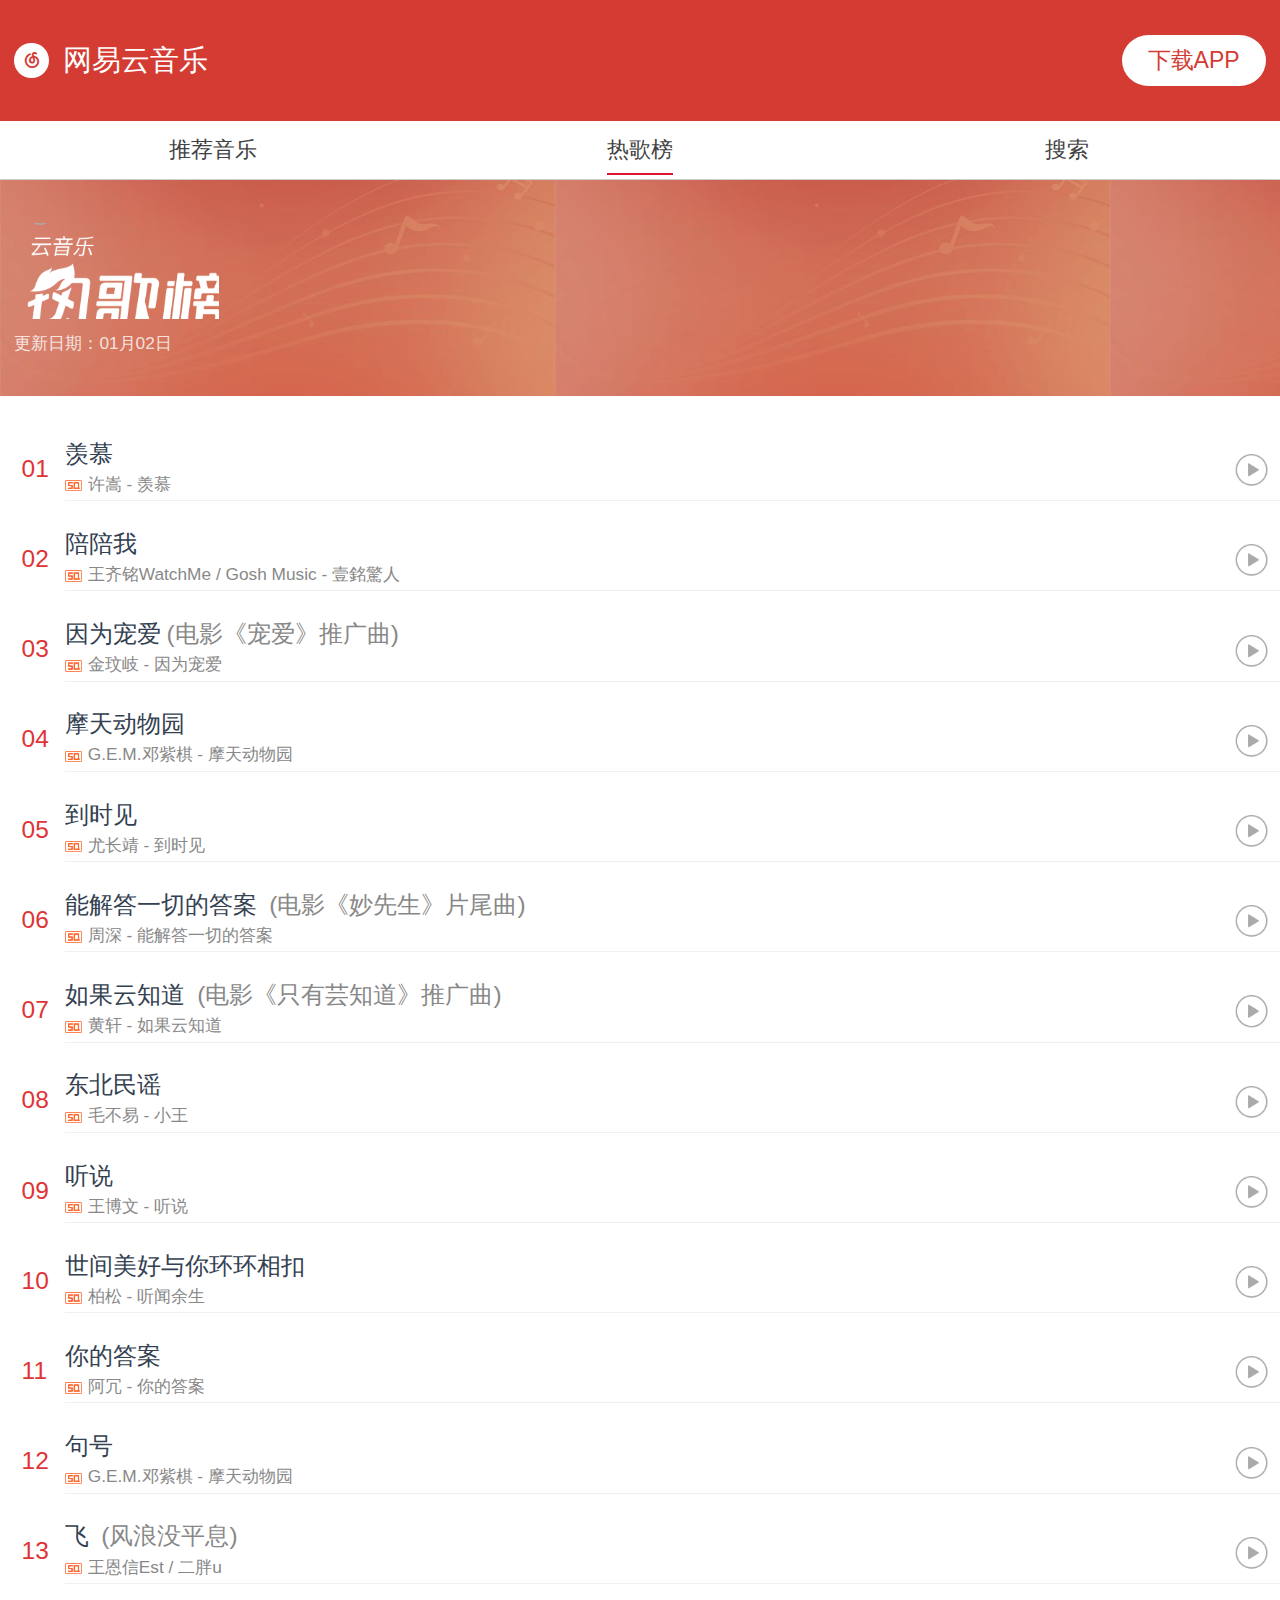
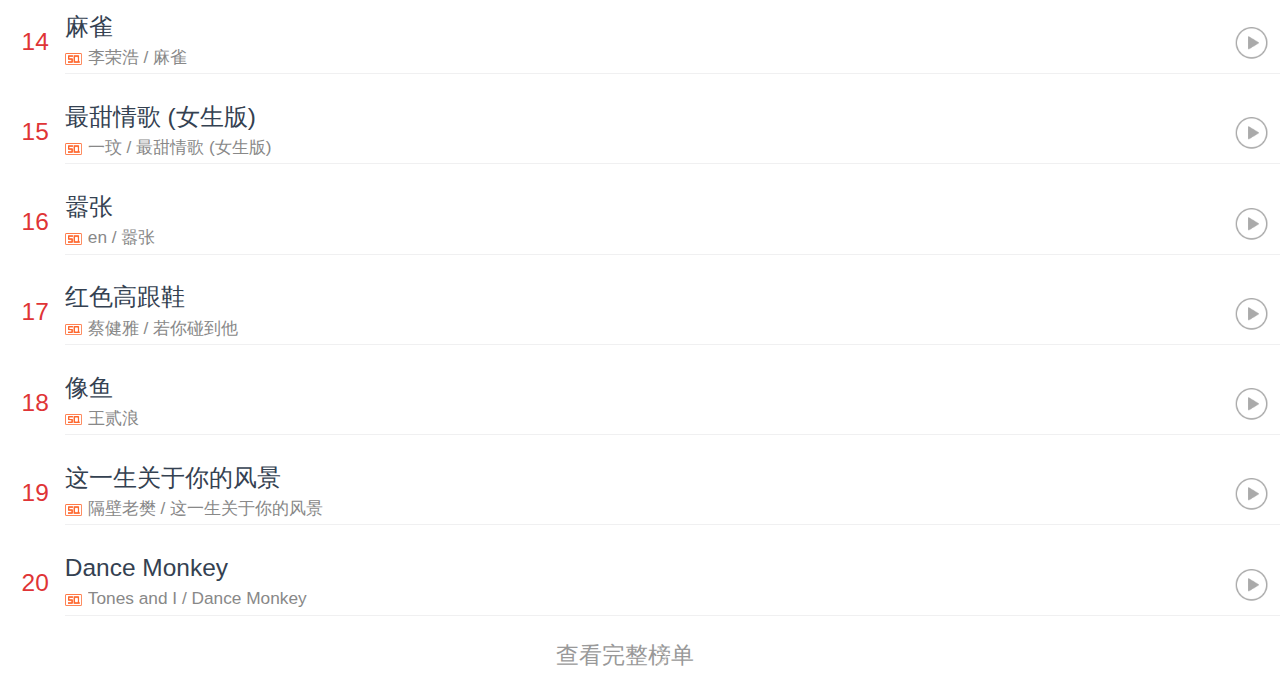
<file: hot-song.html>
<!DOCTYPE html>
<html lang="en">

<head>
    <meta charset="UTF-8">
    <meta name="viewport" content="width=device-width, initial-scale=1.0">
    <meta http-equiv="X-UA-Compatible" content="ie=edge">
    <title>网易云音乐</title>
    <link rel="stylesheet" href="./lib/normalize.css">
    <link rel="stylesheet" href="./css/conmmon.css">
    <link rel="stylesheet" href="./css/Hot song.css">
    <script src="./js/flexible_css.debug.js"></script>
    <script src="./js/flexible.debug.js"></script>
    <link rel="shortcut icon" href="./bitbug_favicon.ico" type="image/x-icon">
    <link rel="stylesheet" href="./fonts/iconfont.css">
</head>

<body>
    <!-- 头 -->
    <header>
        <i class="iconfont">&#xeb25;</i>
        <span class="header-center">网易云音乐</span>
        <div class="header-right">下载APP</div>
    </header>
    <!-- 导航栏 -->
    <div class="var">
        <a href="./index.html" class="var-rec"><span>推荐音乐</span></a>
        <a href="./Hot song.html" class="var-rec"><span>热歌榜</span></a>
        <a href="./search.html" class="var-rec"><span>搜索</span></a>
    </div>

    <!-- 热歌榜 -->
    <div class="modern">
        <div class="modern-top"></div>
        <p class="modern-bottom">更新日期：01月02日 </p>
    </div>

    <!-- 最新音乐 -->
    <div class="music">
        <!-- 歌单 song -->
        <div class="music-song">
            <!-- 1 -->
            <a class="music-song-row">
                <div class="music-song-row-new">01</div>
                <!-- 左 -->
                <div class="music-song-row-left">
                    <p class="music-song-row-left-top text">羡慕</p>
                    <p class="music-song-row-left-bottom text">许嵩 - 羡慕</p>
                </div>
                <!-- 右 -->
                <div class="music-song-row-right"></div>
            </a>
            <!-- 2 -->
            <a class="music-song-row">
                <div class="music-song-row-new">02</div>
                <!-- 左 -->
                <div class="music-song-row-left">
                    <p class="music-song-row-left-top text">陪陪我</p>
                    <p class="music-song-row-left-bottom text">王齐铭WatchMe / Gosh Music - 壹銘驚人</p>
                </div>
                <!-- 右 -->
                <div class="music-song-row-right"></div>
            </a>
            <!-- 3 -->
            <a class="music-song-row">
                <div class="music-song-row-new">03</div>
                <!-- 左 -->
                <div class="music-song-row-left">
                    <p class="music-song-row-left-top text">因为宠爱<span>(电影《宠爱》推广曲)</span></p>
                    <p class="music-song-row-left-bottom text">金玟岐 - 因为宠爱</p>
                </div>
                <!-- 右 -->
                <div class="music-song-row-right"></div>
            </a>
            <!-- 4 -->
            <a class="music-song-row">
                <div class="music-song-row-new">04</div>
                <!-- 左 -->
                <div class="music-song-row-left">
                    <p class="music-song-row-left-top text">摩天动物园</p>
                    <p class="music-song-row-left-bottom text">G.E.M.邓紫棋 - 摩天动物园</p>
                </div>
                <!-- 右 -->
                <div class="music-song-row-right"></div>
            </a>
            <!-- 5 -->
            <a class="music-song-row">
                <div class="music-song-row-new">05</div>
                <!-- 左 -->
                <div class="music-song-row-left">
                    <p class="music-song-row-left-top text">到时见</p>
                    <p class="music-song-row-left-bottom text">尤长靖 - 到时见</p>
                </div>
                <!-- 右 -->
                <div class="music-song-row-right"></div>
            </a>
            <!-- 6 -->
            <a class="music-song-row">
                <div class="music-song-row-new">06</div>
                <!-- 左 -->
                <div class="music-song-row-left">
                    <p class="music-song-row-left-top text">能解答一切的答案 <span>(电影《妙先生》片尾曲)</span></p>
                    <p class="music-song-row-left-bottom text">周深 - 能解答一切的答案</p>
                </div>
                <!-- 右 -->
                <div class="music-song-row-right"></div>
            </a>
            <!-- 7 -->
            <a class="music-song-row">
                <div class="music-song-row-new">07</div>
                <!-- 左 -->
                <div class="music-song-row-left">
                    <p class="music-song-row-left-top text">如果云知道 <span>(电影《只有芸知道》推广曲)</span></p>
                    <p class="music-song-row-left-bottom text">黄轩 - 如果云知道</p>
                </div>
                <!-- 右 -->
                <div class="music-song-row-right"></div>
            </a>
            <!-- 8 -->
            <a class="music-song-row">
                <div class="music-song-row-new">08</div>
                <!-- 左 -->
                <div class="music-song-row-left">
                    <p class="music-song-row-left-top text">东北民谣</p>
                    <p class="music-song-row-left-bottom text">毛不易 - 小王</p>
                </div>
                <!-- 右 -->
                <div class="music-song-row-right"></div>
            </a>
            <!-- 9 -->
            <a class="music-song-row">
                <div class="music-song-row-new">09</div>
                <!-- 左 -->
                <div class="music-song-row-left">
                    <p class="music-song-row-left-top text">听说</p>
                    <p class="music-song-row-left-bottom text">王博文 - 听说</p>
                </div>
                <!-- 右 -->
                <div class="music-song-row-right"></div>
            </a>
            <!-- 10 -->
            <a class="music-song-row">
                <div class="music-song-row-new">10</div>
                <!-- 左 -->
                <div class="music-song-row-left">
                    <p class="music-song-row-left-top text">世间美好与你环环相扣</p>
                    <p class="music-song-row-left-bottom text">柏松 - 听闻余生</p>
                </div>
                <!-- 右 -->
                <div class="music-song-row-right"></div>
            </a>
            <!-- 11 -->
            <a class="music-song-row">
                <div class="music-song-row-new">11</div>
                <!-- 左 -->
                <div class="music-song-row-left">
                    <p class="music-song-row-left-top text">你的答案</p>
                    <p class="music-song-row-left-bottom text">阿冗 - 你的答案</p>
                </div>
                <!-- 右 -->
                <div class="music-song-row-right"></div>
            </a>
            <!-- 12 -->
            <a class="music-song-row">
                <div class="music-song-row-new">12</div>
                <!-- 左 -->
                <div class="music-song-row-left">
                    <p class="music-song-row-left-top text">句号</p>
                    <p class="music-song-row-left-bottom text">G.E.M.邓紫棋 - 摩天动物园</p>
                </div>
                <!-- 右 -->
                <div class="music-song-row-right"></div>
            </a>
            <!-- 13 -->
            <a class="music-song-row">
                <div class="music-song-row-new">13</div>
                <!-- 左 -->
                <div class="music-song-row-left">
                    <p class="music-song-row-left-top text">飞 <span>(风浪没平息)</span></p>
                    <p class="music-song-row-left-bottom text">王恩信Est / 二胖u</p>
                </div>
                <!-- 右 -->
                <div class="music-song-row-right"></div>
            </a>
            <!-- 14 -->
            <a class="music-song-row">
                <div class="music-song-row-new">14</div>
                <!-- 左 -->
                <div class="music-song-row-left">
                    <p class="music-song-row-left-top text">麻雀</p>
                    <p class="music-song-row-left-bottom text">李荣浩 / 麻雀</p>
                </div>
                <!-- 右 -->
                <div class="music-song-row-right"></div>
            </a>
            <!-- 15 -->
            <a class="music-song-row">
                <div class="music-song-row-new">15</div>
                <!-- 左 -->
                <div class="music-song-row-left">
                    <p class="music-song-row-left-top text">最甜情歌 (女生版) </p>
                    <p class="music-song-row-left-bottom text">一玟 / 最甜情歌 (女生版)</p>
                </div>
                <!-- 右 -->
                <div class="music-song-row-right"></div>
            </a>
            <!-- 16 -->
            <a class="music-song-row">
                <div class="music-song-row-new">16</div>
                <!-- 左 -->
                <div class="music-song-row-left">
                    <p class="music-song-row-left-top text">嚣张 </p>
                    <p class="music-song-row-left-bottom text">en / 嚣张</p>
                </div>
                <!-- 右 -->
                <div class="music-song-row-right"></div>
            </a>
            <!-- 17 -->
            <a class="music-song-row">
                <div class="music-song-row-new">17</div>
                <!-- 左 -->
                <div class="music-song-row-left">
                    <p class="music-song-row-left-top text">红色高跟鞋 </p>
                    <p class="music-song-row-left-bottom text">蔡健雅 / 若你碰到他</p>
                </div>
                <!-- 右 -->
                <div class="music-song-row-right"></div>
            </a>
            <!-- 18 -->
            <a class="music-song-row">
                <div class="music-song-row-new">18</div>
                <!-- 左 -->
                <div class="music-song-row-left">
                    <p class="music-song-row-left-top text">像鱼 </p>
                    <p class="music-song-row-left-bottom text">王贰浪</p>
                </div>
                <!-- 右 -->
                <div class="music-song-row-right"></div>
            </a>
            <!-- 19 -->
            <a class="music-song-row">
                <div class="music-song-row-new">19</div>
                <!-- 左 -->
                <div class="music-song-row-left">
                    <p class="music-song-row-left-top text">这一生关于你的风景 </p>
                    <p class="music-song-row-left-bottom text">隔壁老樊 / 这一生关于你的风景</p>
                </div>
                <!-- 右 -->
                <div class="music-song-row-right"></div>
            </a>
            <!-- 20 -->
            <a class="music-song-row">
                <div class="music-song-row-new">20</div>
                <!-- 左 -->
                <div class="music-song-row-left">
                    <p class="music-song-row-left-top text">Dance Monkey </p>
                    <p class="music-song-row-left-bottom text">Tones and I / Dance Monkey </p>
                </div>
                <!-- 右 -->
                <div class="music-song-row-right"></div>
            </a>
        </div>
    </div>

    <!-- 结尾 -->
    <footer><a href="#">查看完整榜单</a></footer>
</body>

</html>
</file>
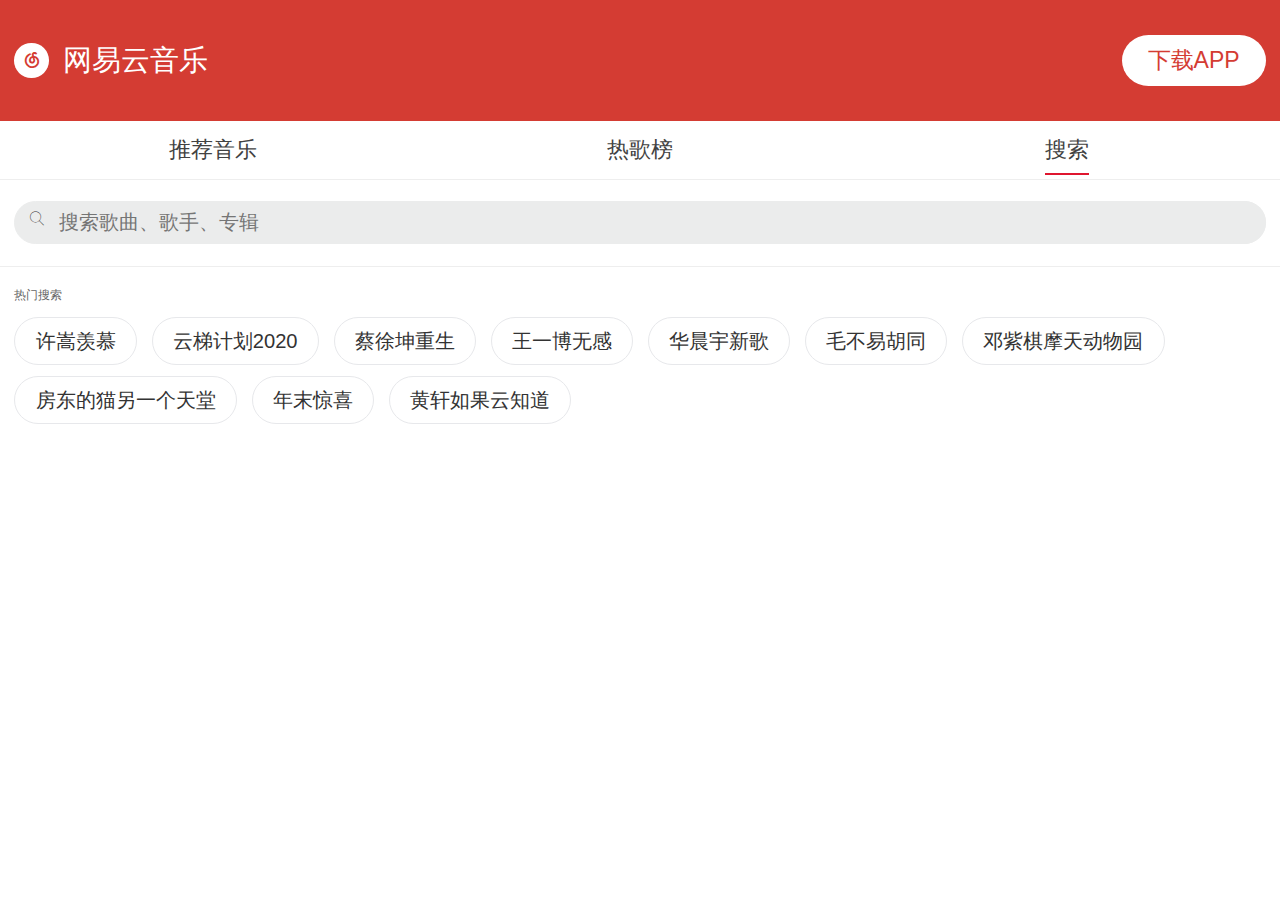
<file: search.html>
<!DOCTYPE html>
<html lang="en">

<head>
    <meta charset="UTF-8">
    <meta name="viewport" content="width=device-width, initial-scale=1.0">
    <meta http-equiv="X-UA-Compatible" content="ie=edge">
    <title>网易云音乐</title>
    <script src="./js/flexible_css.debug.js"></script>
    <script src="./js/flexible.debug.js"></script>
    <link rel="stylesheet" href="./lib/normalize.css">
    <link rel="stylesheet" href="./css/conmmon.css">
    <link rel="stylesheet" href="./css/search.css">
    <link rel="stylesheet" href="./fonts/iconfont.css">
    <link rel="shortcut icon" href="./bitbug_favicon.ico" type="image/x-icon">
</head>

<body>
    <!-- 头 -->
    <header>
        <i class="iconfont">&#xeb25;</i>
        <span class="header-center">网易云音乐</span>
        <div class="header-right">下载APP</div>
    </header>
    <!-- 导航栏 -->
    <div class="var">
        <a href="./index.html" class="var-rec"><span>推荐音乐</span></a>
        <a href="./Hot song.html" class="var-rec"><span>热歌榜</span></a>
        <a href="./search.html" class="var-rec"><span>搜索</span></a>
    </div>

    <!-- 搜索框 -->
    <div class="search">
        <form action="">
            <div class="search-box">
                <input type="text" placeholder="搜索歌曲、歌手、专辑" name="" value="" class="search-box-left-input">
                <input type="reset" name="" value="" id="" class="search-box-right-input">
                <i class="iconfont search-box-font-left">&#xe623;</i>
            </div>
        </form>

    </div>

    <!-- 热门搜索 -->
    <div class="hot-search">
        <h2 class="hot-search-top">热门搜索</h2>
        <ul class="hot-search-bottom">
            <li><a href="./song.html">许嵩羡慕</a></li>
            <li><a href="#">云梯计划2020</a></li>
            <li><a href="#">蔡徐坤重生</a></li>
            <li><a href="#">王一博无感</a></li>
            <li><a href="#">华晨宇新歌</a></li>
            <li><a href="#">毛不易胡同</a></li>
            <li><a href="#">邓紫棋摩天动物园</a></li>
            <li><a href="#">房东的猫另一个天堂</a></li>
            <li><a href="#">年末惊喜</a></li>
            <li><a href="#">黄轩如果云知道</a></li>
        </ul>
    </div>
</body>

</html>
</file>
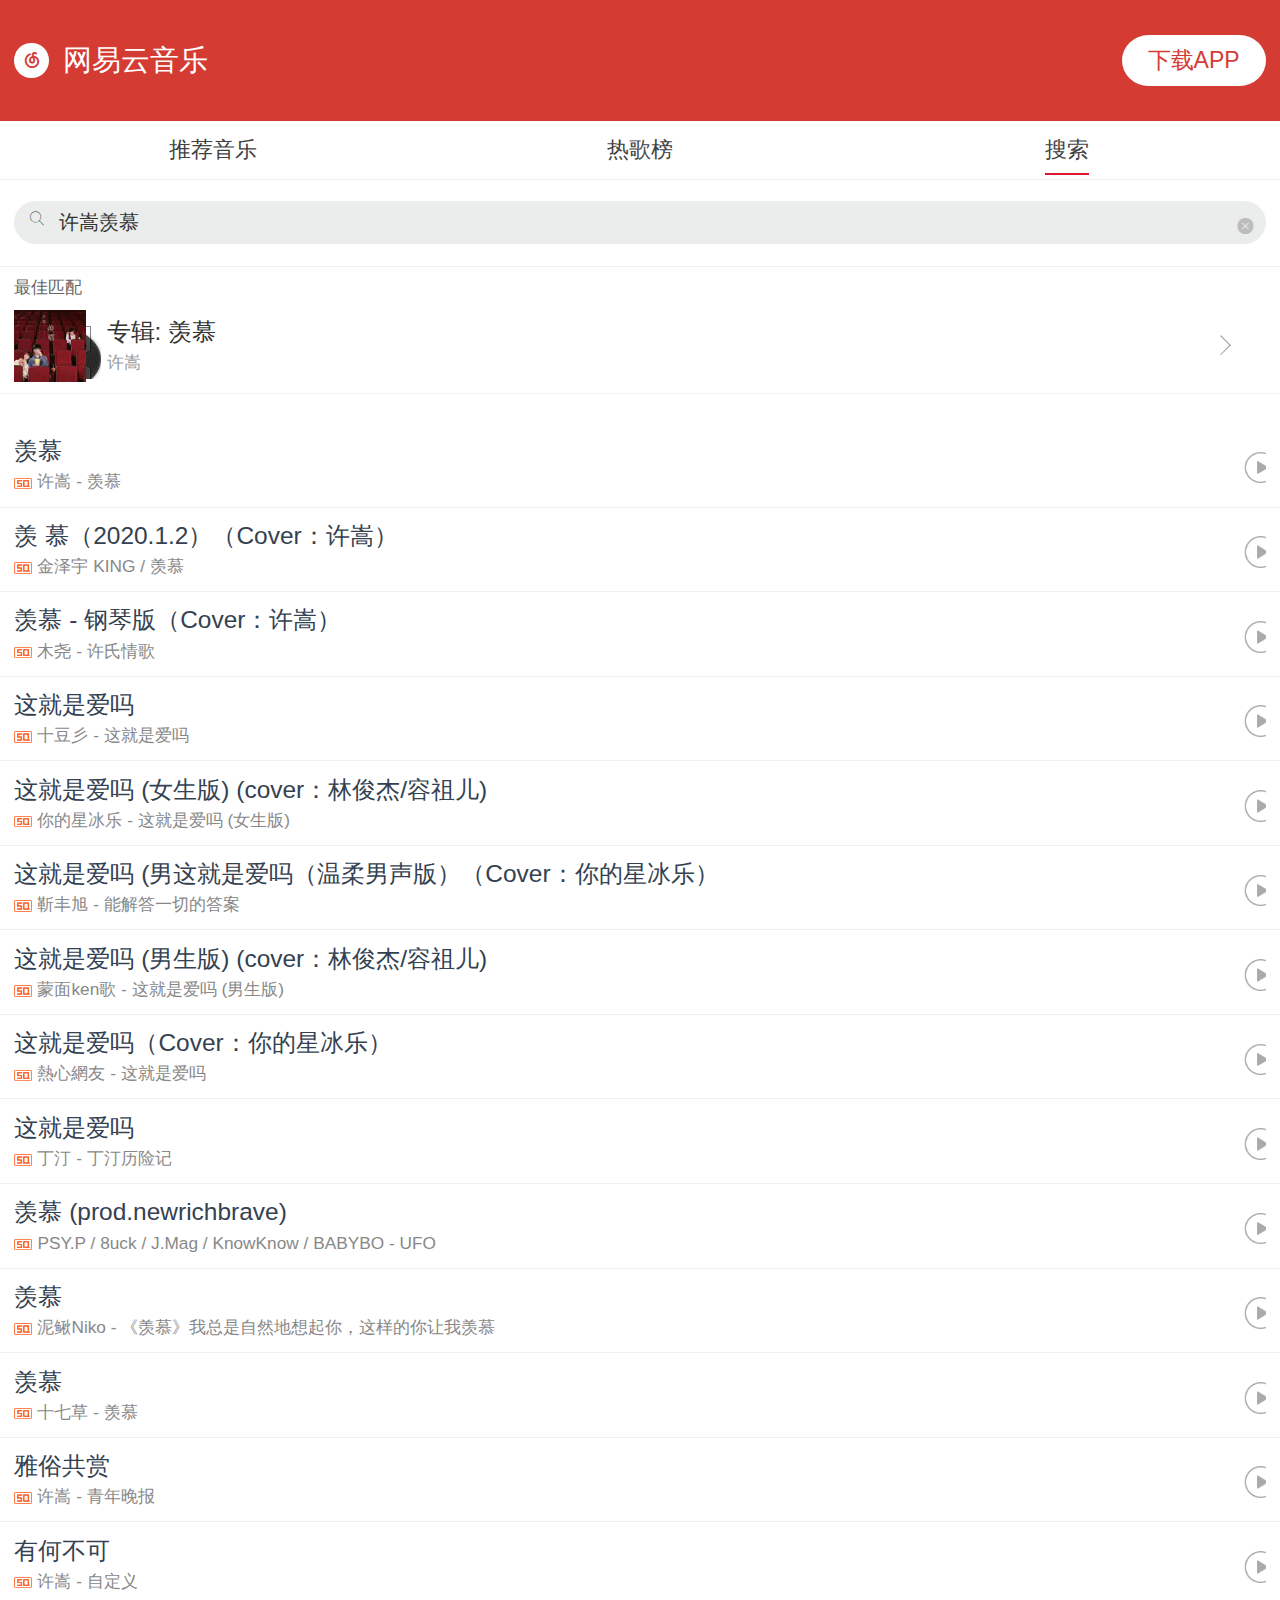
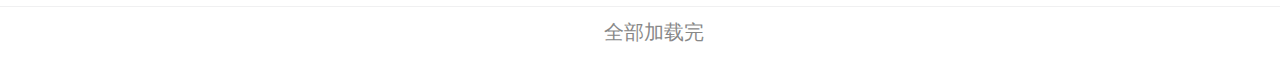
<file: song.html>
<!DOCTYPE html>
<html lang="en">

<head>
    <meta charset="UTF-8">
    <meta name="viewport" content="width=device-width, initial-scale=1.0">
    <meta http-equiv="X-UA-Compatible" content="ie=edge">
    <title>网易云音乐</title>
    <script src="./js/flexible_css.debug.js"></script>
    <script src="./js/flexible.debug.js"></script>
    <link rel="stylesheet" href="./lib/normalize.css">
    <link rel="stylesheet" href="./css/conmmon.css">
    <link rel="stylesheet" href="./css/song.css">
    <link rel="stylesheet" href="./fonts/iconfont.css">
    <link rel="shortcut icon" href="./bitbug_favicon.ico" type="image/x-icon">
</head>

<body>
    <!-- 头 -->
    <header>
        <i class="iconfont">&#xeb25;</i>
        <span class="header-center">网易云音乐</span>
        <div class="header-right">下载APP</div>
    </header>
    <!-- 导航栏 -->
    <div class="var">
        <a href="./index.html" class="var-rec"><span>推荐音乐</span></a>
        <a href="./Hot song.html" class="var-rec"><span>热歌榜</span></a>
        <a href="./search.html" class="var-rec"><span>搜索</span></a>
    </div>

    <!-- 搜索框 -->
    <div class="search">
        <form action="">
            <div class="search-box">
                <input type="text" placeholder="许嵩羡慕" name="" value="" class="search-box-left-input">
                <input type="reset" name="" value="" id="" class="search-box-right-input">
                <i class="iconfont search-box-font-left">&#xe623;</i>
                <i class="iconfont search-box-font-right">&#xe613;</i>
            </div>
        </form>

    </div>

    <!-- 最佳匹配 -->
    <div class="matching">
        <h2 class="matching-headline">最佳匹配</h2>
        <div class="matching-box">
            <img src="./images/109951164594343426.webp" alt="" class="matching-box-left">
            <div class="matching-box-center">
                <h4 class="matching-box-center-top">专辑: 羡慕</h4>
                <p class="matching-box-center-bottom">许嵩</p>
            </div>
            <div class="matching-box-left-rew"></div>
        </div>
    </div>

    <!-- 专辑-->
    <div class="music">
        <!-- 歌单 song -->
        <div class="music-song">
            <!-- 1 -->
            <a class="music-song-row">
                <!-- 左 -->
                <div class="music-song-row-left">
                    <p class="music-song-row-left-top text">羡慕</p>
                    <p class="music-song-row-left-bottom text">许嵩 - 羡慕</p>
                </div>
                <!-- 右 -->
                <div class="music-song-row-right"></div>
            </a>
            <!-- 2 -->
            <a class="music-song-row">
                <!-- 左 -->
                <div class="music-song-row-left">
                    <p class="music-song-row-left-top text">羡 慕（2020.1.2）（Cover：许嵩）</p>
                    <p class="music-song-row-left-bottom text">金泽宇 KING / 羡慕</p>
                </div>
                <!-- 右 -->
                <div class="music-song-row-right"></div>
            </a>
            <!-- 3 -->
            <a class="music-song-row">
                <!-- 左 -->
                <div class="music-song-row-left">
                    <p class="music-song-row-left-top text">羡慕 - 钢琴版（Cover：许嵩）</span></p>
                    <p class="music-song-row-left-bottom text">木尧 - 许氏情歌</p>
                </div>
                <!-- 右 -->
                <div class="music-song-row-right"></div>
            </a>
            <!-- 4 -->
            <a class="music-song-row">
                <!-- 左 -->
                <div class="music-song-row-left">
                    <p class="music-song-row-left-top text">这就是爱吗</p>
                    <p class="music-song-row-left-bottom text">十豆彡 - 这就是爱吗</p>
                </div>
                <!-- 右 -->
                <div class="music-song-row-right"></div>
            </a>
            <!-- 5 -->
            <a class="music-song-row">
                <!-- 左 -->
                <div class="music-song-row-left">
                    <p class="music-song-row-left-top text">这就是爱吗 (女生版) (cover：林俊杰/容祖儿)</p>
                    <p class="music-song-row-left-bottom text">你的星冰乐 - 这就是爱吗 (女生版)</p>
                </div>
                <!-- 右 -->
                <div class="music-song-row-right"></div>
            </a>
            <!-- 6 -->
            <a class="music-song-row">
                <!-- 左 -->
                <div class="music-song-row-left">
                    <p class="music-song-row-left-top text">这就是爱吗 (男这就是爱吗（温柔男声版）（Cover：你的星冰乐）</p>
                    <p class="music-song-row-left-bottom text">靳丰旭 - 能解答一切的答案</p>
                </div>
                <!-- 右 -->
                <div class="music-song-row-right"></div>
            </a>
            <!-- 7 -->
            <a class="music-song-row">
                <!-- 左 -->
                <div class="music-song-row-left">
                    <p class="music-song-row-left-top text">这就是爱吗 (男生版) (cover：林俊杰/容祖儿)</p>
                    <p class="music-song-row-left-bottom text">蒙面ken歌 - 这就是爱吗 (男生版)</p>
                </div>
                <!-- 右 -->
                <div class="music-song-row-right"></div>
            </a>
            <!-- 8 -->
            <a class="music-song-row">
                <!-- 左 -->
                <div class="music-song-row-left">
                    <p class="music-song-row-left-top text">这就是爱吗（Cover：你的星冰乐）</p>
                    <p class="music-song-row-left-bottom text">熱心網友 - 这就是爱吗</p>
                </div>
                <!-- 右 -->
                <div class="music-song-row-right"></div>
            </a>
            <!-- 9 -->
            <a class="music-song-row">
                <!-- 左 -->
                <div class="music-song-row-left">
                    <p class="music-song-row-left-top text">这就是爱吗</p>
                    <p class="music-song-row-left-bottom text">丁汀 - 丁汀历险记</p>
                </div>
                <!-- 右 -->
                <div class="music-song-row-right"></div>
            </a>
            <!-- 10 -->
            <a class="music-song-row">
                <!-- 左 -->
                <div class="music-song-row-left">
                    <p class="music-song-row-left-top text">羡慕 (prod.newrichbrave)</p>
                    <p class="music-song-row-left-bottom text">PSY.P / 8uck / J.Mag / KnowKnow / BABYBO - UFO</p>
                </div>
                <!-- 右 -->
                <div class="music-song-row-right"></div>
            </a>
            <!-- 11 -->
            <a class="music-song-row">
                <!-- 左 -->
                <div class="music-song-row-left">
                    <p class="music-song-row-left-top text"> 羡慕</p>
                    <p class="music-song-row-left-bottom text">泥鳅Niko - 《羡慕》我总是自然地想起你，这样的你让我羡慕</p>
                </div>
                <!-- 右 -->
                <div class="music-song-row-right"></div>
            </a>
            <!-- 12 -->
            <a class="music-song-row">
                <!-- 左 -->
                <div class="music-song-row-left">
                    <p class="music-song-row-left-top text">羡慕</p>
                    <p class="music-song-row-left-bottom text">十七草 - 羡慕</p>
                </div>
                <!-- 右 -->
                <div class="music-song-row-right"></div>
            </a>
            <!-- 13 -->
            <a class="music-song-row">
                <!-- 左 -->
                <div class="music-song-row-left">
                    <p class="music-song-row-left-top text">雅俗共赏</p>
                    <p class="music-song-row-left-bottom text">许嵩 - 青年晚报</p>
                </div>
                <!-- 右 -->
                <div class="music-song-row-right"></div>
            </a>
            <!-- 14 -->
            <a class="music-song-row">
                <!-- 左 -->
                <div class="music-song-row-left">
                    <p class="music-song-row-left-top text">有何不可</p>
                    <p class="music-song-row-left-bottom text">许嵩 - 自定义</p>
                </div>
                <!-- 右 -->
                <div class="music-song-row-right"></div>
            </a>
        </div>
    </div>

    <!-- 底部 -->
    <footer>
        <p>全部加载完</p>
    </footer>
</body>

</html>
</file>
<file: css/conmmon.css>
.text {
    overflow: hidden;
    text-overflow: ellipsis;
    white-space: nowrap;
}
</file>
<file: css/Hot song.css>
body,
html {
    margin: 0;
    padding: 0;
    width: 100%;
}

/* 头 */
header {
    width: 100%;
    height: calc(84rem / 37.5);
    background-color: #d43c33;
    /* line-height: 84px; */
    overflow: hidden;
}

header .iconfont {
    float: left;
    /* display: block; */
    width: calc(24rem / 37.5);
    height: calc(24rem / 37.5);
    background-color: #fff;
    color: #d43c33;
    border-radius: 50%;
    text-align: center;
    line-height: calc(24rem / 37.5);
    margin: calc(30rem / 37.5) calc(10rem / 37.5);
}

.header-center {
    float: left;
    color: #fff;
    font-size: calc(20rem / 37.5);
    line-height: calc(84rem / 37.5);
}

.header-right {
    float: right;
    width: calc(100rem / 37.5);
    height: calc(36rem / 37.5);
    font-weight: 500;
    color: #d43c33;
    background-color: #fff;
    border-radius: 37.5%/100%;
    font-size: calc(16rem / 37.5);
    line-height: calc(36rem / 37.5);
    text-align: center;
    margin: calc(24rem / 37.5) calc(10rem / 37.5);
}

/* 导航栏 */
.var {
    width: 100%;
    display: flex;
    height: calc(40rem / 37.5);
    border-bottom: calc(1rem / 37.5) solid #ccc;
}

.var-rec {
    flex: 1;
    width: 33.33333%;
    height: calc(40rem / 37.5);
    line-height: calc(40rem / 37.5);
    text-align: center;
}

.var-rec span {
    width: 100%;
    height: 100%;
    color: #424242;
    font-size: calc(15rem / 37.5);
    padding: calc(8rem / 37.5) 0;


}

.var-rec:nth-child(2) span {
    border-bottom: calc(2rem / 37.5) solid #df162f;
}

.var-rec:hover {
    text-decoration: none;
}

/* 热歌榜 */
.modern {
    background-image: url(../images/hot_music_bg_2x.jpg);
    padding-left: calc(10rem / 37.5);
    padding-top: calc(30rem / 37.5);
    background-size: contain;
}

.modern-top {
    width: calc(142rem / 37.5);
    height: calc(67rem / 37.5);
    background-image: url(../images/index123.png);
    background-size: calc(166rem / 37.5) calc(97rem / 37.5);
    background-position: -24px -30px;
}

.modern-bottom {
    font-size: calc(12rem / 37.5);
    margin-top: calc(10rem / 37.5);
    color: hsla(0, 0%, 100%, .8);
    padding-bottom: calc(30rem / 37.5);
}

/* 最新音乐 */
.music {
    width: 100%;
    padding-top: calc(20rem / 37.5);
}

.music-song {
    width: 100%;
}

.music-song-row {
    display: flex;
    padding: calc(10rem / 37.5) 0 calc(10rem / 37.5) calc(15rem / 37.5);
}

.music-song-row:hover {
    text-decoration: none;
}

.music-song-row-new {
    width: calc(30rem / 37.5);
    font-size: calc(17rem / 37.5);
    color: #999;
    line-height: calc(40rem / 37.5);
    margin-left: clac(-10rem / 37.5);
}

.music-song-row-new:nth-child(-n+3) {
    color: #df3436;
}

/* 左 */
.music-song-row-left {
    flex: 1;
    position: relative;
    border-bottom: calc(1rem / 37.5) solid #f0f0f1;
    text-overflow: ellipsis;
    white-space: nowrap;
    overflow: hidden;
}

.music-song-row-left-top {
    font-size: calc(17rem / 37.5);
    color: #344151;
    margin-bottom: calc(5rem / 37.5);

}

.music-song-row-left-top span {
    color: #888;
    margin-left: calc(4rem / 37.5);
    font-size: calc(17rem / 37.5);
}

.music-song-row-left-bottom {
    font-size: calc(12rem / 37.5);
    color: #888;
    margin-left: calc(16rem / 37.5);
}

.music-song-row-left-bottom::after {
    position: absolute;
    content: "";
    width: calc(12rem / 37.5);
    height: calc(8rem / 37.5);
    top: calc(28rem / 37.5);
    left: 0;
    background-image: url(../images/jltu.png);
    background-size: calc(166rem / 37.5) calc(97rem / 37.5);
}

/* 右 */
.music-song-row-right {
    width: calc(22rem / 37.5);
    height: calc(22rem / 37.5);
    border-bottom: calc(1rem / 37.5) solid #f0f0f1;
    background-image: url(../images/jltu.png);
    background-position: -24px 0;
    background-size: calc(166rem / 37.5) calc(97rem / 37.5);
    padding: 0 calc(6rem / 37.5) calc(10rem / 37.5) calc(10rem / 37.5);
    margin-top: calc(10rem / 37.5);
}

.music-song-row:last-child {
    padding-bottom: 0;
}

/* 底部 */
footer {
    width: 100%;
    text-align: center;
}

footer a {
    position: relative;
    width: 100%;
    margin: auto;
    color: #999;
    line-height: calc(55rem / 37.5);
    text-align: center;
    font-size: calc(16rem / 37.5);
    margin-left: -30px;
}

footer a::before {
    content: "";
    position: absolute;
    top: 8px;
    left: 96px;
    width: calc(8rem / 37.5);
    height: calc(8rem / 37.5);
    border: calc(1rem / 37.5) solid #cfcfcf;
    border-top: transparent;
    border-left: transparent;
    transform: rotate(-39deg);
}

footer a:hover {
    text-decoration: none;
}
</file>
<file: fonts/iconfont.css>
@font-face {font-family: "iconfont";
  src: url('iconfont.eot?t=1578231975421'); /* IE9 */
  src: url('iconfont.eot?t=1578231975421#iefix') format('embedded-opentype'), /* IE6-IE8 */
  url('[data-uri]') format('woff2'),
  url('iconfont.woff?t=1578231975421') format('woff'),
  url('iconfont.ttf?t=1578231975421') format('truetype'), /* chrome, firefox, opera, Safari, Android, iOS 4.2+ */
  url('iconfont.svg?t=1578231975421#iconfont') format('svg'); /* iOS 4.1- */
}

.iconfont {
  font-family: "iconfont" !important;
  font-size: 16px;
  font-style: normal;
  -webkit-font-smoothing: antialiased;
  -moz-osx-font-smoothing: grayscale;
}

.icon-sousuo:before {
  content: "\e623";
}

.icon-erji:before {
  content: "\e654";
}

.icon-shanchu:before {
  content: "\e613";
}

.icon-wangyiyunyinle:before {
  content: "\eb25";
}

.icon-dianzan:before {
  content: "\e503";
}
</file>
<file: css/search.css>
body,
html {
    margin: 0;
    padding: 0;
    width: 100%;
    overflow: hidden;
}

input {
    margin: 0;
    padding: 0;
}

a:hover {
    text-decoration: none;
}

/* 头 */
header {
    width: 100%;
    height: calc(84rem / 37.5);
    background-color: #d43c33;
    /* line-height: 84px; */
    overflow: hidden;
}

header .iconfont {
    float: left;
    /* display: block; */
    width: calc(24rem / 37.5);
    height: calc(24rem / 37.5);
    background-color: #fff;
    color: #d43c33;
    border-radius: 50%;
    text-align: center;
    line-height: calc(24rem / 37.5);
    margin: calc(30rem / 37.5) calc(10rem / 37.5);
}

.header-center {
    float: left;
    color: #fff;
    font-size: calc(20rem / 37.5);
    line-height: calc(84rem / 37.5);
}

.header-right {
    float: right;
    width: calc(100rem / 37.5);
    height: calc(36rem / 37.5);
    font-weight: 500;
    color: #d43c33;
    background-color: #fff;
    border-radius: 37.5%/100%;
    font-size: calc(16rem / 37.5);
    line-height: calc(36rem / 37.5);
    text-align: center;
    margin: calc(24rem / 37.5) calc(10rem / 37.5);
}

/* 导航栏 */
.var {
    width: 100%;
    display: flex;
    height: calc(40rem / 37.5);
    overflow: hidden;
}

.var-rec {
    flex: 1;
    width: 33.33333%;
    height: calc(40rem / 37.5);
    line-height: calc(40rem / 37.5);
    text-align: center;
}

.var-rec span {
    width: 100%;
    height: 100%;
    color: #424242;
    font-size: calc(15rem / 37.5);
    padding: calc(8rem / 37.5) 0;
}

.var-rec:nth-child(3) span {
    border-bottom: calc(2rem / 37.5) solid #df162f;
}

.var-rec:hover {
    text-decoration: none;
}

/* 搜索框 */
.search {
    width: 100%;
    padding: calc(15rem / 37.5) calc(10rem / 37.5);
    border-bottom: calc(1rem / 37.5) solid #eee;
    border-top: calc(1rem / 37.5) solid #eee;
    box-sizing: border-box;
}

.search-box {
    width: 100%;
    position: relative;
}

.search-box-left-input {
    width: 100%;
    height: calc(30rem / 37.5);
    font-size: calc(14rem / 37.5);
    border: calc(1rem / 37.5) solid #ebecec;
    border-radius: calc(30rem / 37.5);
    background-color: #ebecec;
    padding: 0 calc(30rem / 37.5);
    box-sizing: border-box;
}

.search-box-right-input {
    position: absolute;
    bottom: 0;
    right: 0;
    width: calc(30rem / 37.5);
    height: calc(30rem / 37.5);
    border: 0;
    background-color: #ebecec;
    border-radius: calc(30rem / 37.5);
}

.search-box-font-left {
    position: absolute;
    top: calc(5rem / 37.5);
    left: calc(10rem / 37.5);

}

.search-box-font-right {
    position: absolute;
}





/* 热门搜索 */
.hot-search {
    width: 100%;
    overflow: hidden;
    padding: calc(15rem / 37.5) calc(10rem / 37.5) 0;
}

.hot-search-top {
    font-size: 12px;
    color: #666;
}

.hot-search-bottom {
    margin: calc(10rem / 37.5) 0 calc(7rem / 37.5);
}

.hot-search-bottom li {
    display: inline-block;
    height: calc(32rem / 37.5);
    line-height: calc(32rem / 37.5);
    /* padding: 0 calc(14rem / 37.5); */
    border: calc(1rem / 37.5) solid #e7e8eb;
    border-radius: calc(32rem / 37.5);
    margin-right: calc(8rem / 37.5);
    margin-bottom: calc(8rem / 37.5);
    font-size: calc(14rem / 37.5);
}

.hot-search-bottom li a {
    display: inline-block;
    width: 100%;
    height: 100%;
    color: #333;
    padding: 0 calc(14rem / 37.5);
}
</file>
<file: css/song.css>
body,
html {
    margin: 0;
    padding: 0;
    width: 100%;
}

input {
    margin: 0;
    padding: 0;
}

/* 头 */
header {
    width: 100%;
    height: calc(84rem / 37.5);
    background-color: #d43c33;
    /* line-height: 84px; */
    overflow: hidden;
}

header .iconfont {
    float: left;
    /* display: block; */
    width: calc(24rem / 37.5);
    height: calc(24rem / 37.5);
    background-color: #fff;
    color: #d43c33;
    border-radius: 50%;
    text-align: center;
    line-height: calc(24rem / 37.5);
    margin: calc(30rem / 37.5) calc(10rem / 37.5);
}

.header-center {
    float: left;
    color: #fff;
    font-size: calc(20rem / 37.5);
    line-height: calc(84rem / 37.5);
}

.header-right {
    float: right;
    width: calc(100rem / 37.5);
    height: calc(36rem / 37.5);
    font-weight: 500;
    color: #d43c33;
    background-color: #fff;
    border-radius: 37.5%/100%;
    font-size: calc(16rem / 37.5);
    line-height: calc(36rem / 37.5);
    text-align: center;
    margin: calc(24rem / 37.5) calc(10rem / 37.5);
}

/* 导航栏 */
.var {
    width: 100%;
    display: flex;
    height: calc(40rem / 37.5);
    overflow: hidden;
}

.var-rec {
    flex: 1;
    width: 33.33333%;
    height: calc(40rem / 37.5);
    line-height: calc(40rem / 37.5);
    text-align: center;
}

.var-rec span {
    width: 100%;
    height: 100%;
    color: #424242;
    font-size: calc(15rem / 37.5);
    padding: calc(8rem / 37.5) 0;
}

.var-rec:nth-child(3) span {
    border-bottom: calc(2rem / 37.5) solid #df162f;
}

.var-rec:hover {
    text-decoration: none;
}

/* 搜索框 */
.search {
    width: 100%;
    padding: calc(15rem / 37.5) calc(10rem / 37.5);
    border-bottom: calc(1rem / 37.5) solid #eee;
    border-top: calc(1rem / 37.5) solid #eee;
    box-sizing: border-box;
}

.search-box {
    width: 100%;
    position: relative;
}

.search-box-left-input {
    width: 100%;
    height: calc(30rem / 37.5);
    font-size: calc(14rem / 37.5);
    border: calc(1rem / 37.5) solid #ebecec;
    border-radius: calc(30rem / 37.5);
    background-color: #ebecec;
    padding: 0 calc(30rem / 37.5);
    box-sizing: border-box;
    color: #333333;
}

.search-box-left-input::placeholder {
    color: #333333;
}

.search-box-right-input {
    position: absolute;
    bottom: 0;
    right: 0;
    width: calc(30rem / 37.5);
    height: calc(30rem / 37.5);
    border: 0;
    background-color: transparent;
    border-radius: calc(30rem / 37.5);
    z-index: 3;
}

.search-box-font-left {
    position: absolute;
    top: calc(5rem / 37.5);
    left: calc(10rem / 37.5);

}

.search-box-font-right {
    position: absolute;
    right: calc(6rem / 37.5);
    bottom: calc(6rem / 37.5);
    color: #bcbdbd;
}

/* 最佳匹配 */
.matching {
    width: 100%;
    padding: 0 calc(10rem / 37.5);
    border-bottom: calc(1rem / 37.5) solid #f2f2f3;
    box-sizing: border-box;
}


.matching-headline {
    padding-top: calc(8rem / 37.5);
    color: #666666;
    font-size: calc(12rem / 37.5);
}

.matching-box {
    position: relative;
    padding: calc(8rem / 37.5) 0;
    overflow: hidden;
}

.matching-box::after {
    position: absolute;
    content: "";
    right: calc(26rem / 37.5);
    bottom: calc(28rem / 37.5);
    width: calc(10rem / 37.5);
    height: calc(10rem / 37.5);
    border: calc(1rem / 37.5) solid #9b9b9b;
    border-top: transparent;
    border-left: transparent;
    transform: rotate(-45deg);
    box-sizing: border-box;
}

.matching-box-left {
    float: left;
    width: calc(50rem / 37.5);
    height: calc(50rem / 37.5);
    margin-right: calc(14rem / 37.5);
}

.matching-box-left-rew {
    position: absolute;
    top: calc(10rem / 37.5);
    left: calc(50rem / 37.5);
    width: calc(10rem / 37.5);
    height: calc(46rem / 37.5);
    background-repeat: no-repeat;
    background-size: calc(217rem / 37.5) calc(97rem / 37.5);
    background-image: url(../images/jltu.png);
    background-position: 0 -30px;
}

.matching-box-center-top {
    font-size: calc(17rem / 37.5);
    line-height: calc(30rem / 37.5);
    color: #333;
}

.matching-box-center-bottom {
    color: #999;
    font-size: calc(12rem / 37.5);
}

/* 最新音乐 */
.music {
    width: 100%;
    padding-top: calc(20rem / 37.5);
}

.music-song {
    width: 100%;
}

.music-song-row {
    display: flex;
    padding: calc(10rem / 37.5) 0 calc(10rem / 37.5) calc(10rem / 37.5);
    border-bottom: calc(1rem / 37.5) solid #f0f0f1;
}

/* 左 */
.music-song-row-left {
    flex: 1;
    width: 100%;
    position: relative;
    /* margin-right: calc(22rem / 37.5);     */
    text-overflow: ellipsis;
    white-space: nowrap;
    overflow: hidden;
}

.music-song-row-left-top {
    font-size: calc(17rem / 37.5);
    color: #344151;
    width: 100%;
    margin-bottom: calc(5rem / 37.5);
}

.music-song-row-left-bottom {
    font-size: calc(12rem / 37.5);
    color: #888;
    margin-left: calc(16rem / 37.5);
}

.music-song-row-left-bottom::after {
    position: absolute;
    content: "";
    width: calc(12rem / 37.5);
    height: calc(8rem / 37.5);
    top: calc(28rem / 37.5);
    left: 0;
    background-image: url(../images/jltu.png);
    background-size: calc(166rem / 37.5) calc(97rem / 37.5);
}

/* 右 */
.music-song-row-right {
    float: right;
    width: calc(22rem / 37.5);
    height: calc(22rem / 37.5);
    background-image: url(../images/jltu.png);
    background-position: -24px 0;
    background-size: calc(166rem / 37.5) calc(97rem / 37.5);
    margin: calc(10rem / 37.5) calc(10rem / 37.5) 0 calc(10rem / 37.5);
}

/* 底部 */
footer {
    width: 100%;
    padding: calc(10rem / 37.5);
}

footer p {
    text-align: center;
    color: #888888;
    font-size: calc(14rem / 37.5);
}
</file>
